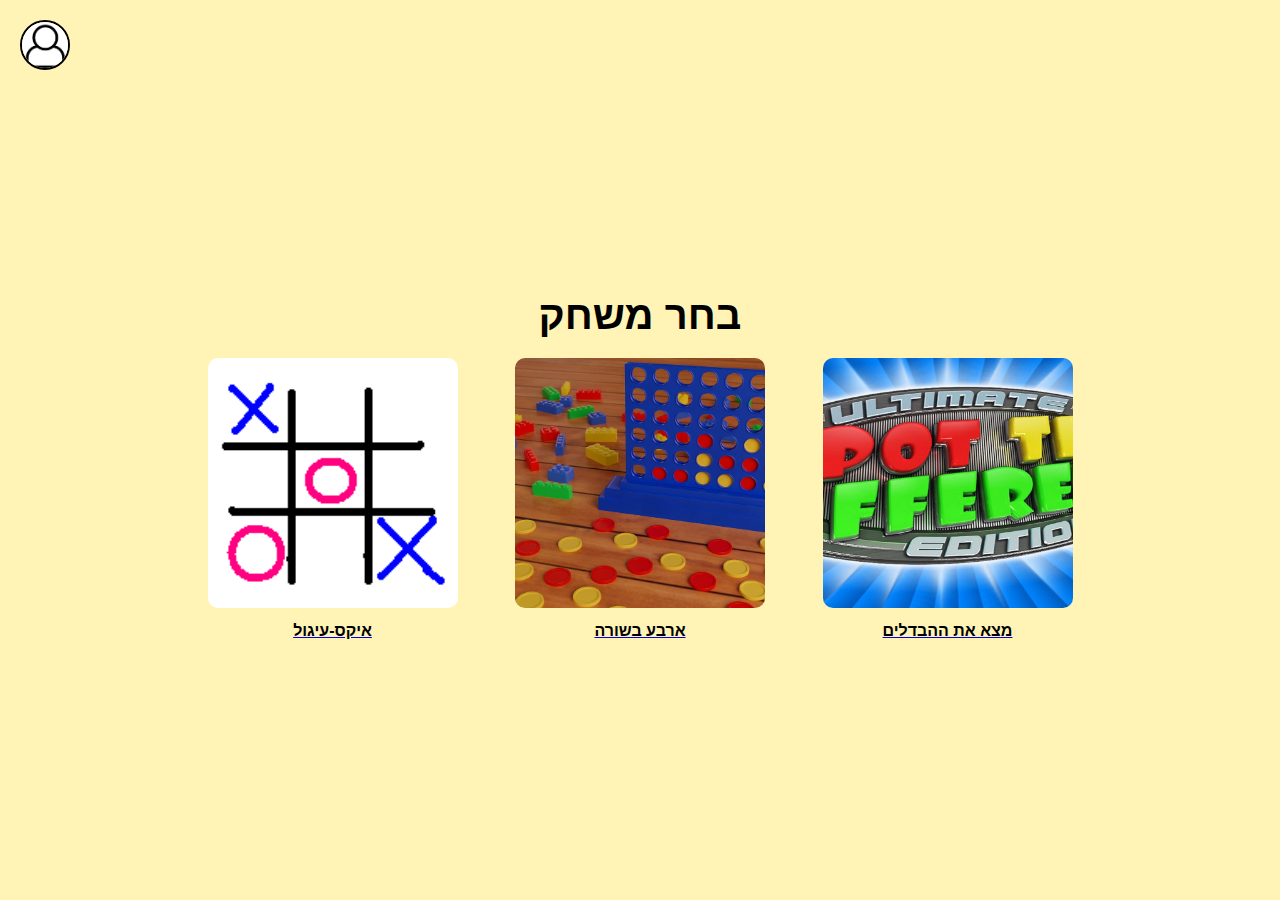
<file: index.html>
<!DOCTYPE html>
<html lang="he">
<head>
    <meta charset="UTF-8">
    <meta name="viewport" content="width=device-width, initial-scale=1.0">
    <title>דף הבית</title>
    <link rel="stylesheet" href="css/home.css">
</head>
<body>

    <div id="user-profile">
        <div id="result"></div>
    </div>
    <div class="profile">
        <button id="score">לנקודות שלי</button>
        <button id="log_out">להתנתקות</button>
    </div>

    <div class="container">
        <h1>בחר משחק</h1>
        <div class="buttons">
            <a href="web_being_built.html" class="image-button" id="mario" style="transform: scale(1); transition: transform 0.3s ease-in-out; box-shadow: none;">
                <img src="image/Tictactoe.png" alt="איקס-עיגול">
                <p>איקס-עיגול</p>
            </a>

            <a href="web_being_built.html" class="image-button" id="tictactoe" style="transform: scale(1); transition: transform 0.3s ease-in-out; box-shadow: none;">
                <img src="image/connect-4.jpg" alt="ארבע בשורה">
                <p>ארבע בשורה</p>
            </a>

            <a href="menu.html" class="image-button">
                <img src="image/spotthedifference.jpg" alt="מצא את ההבדלים">
                <p>מצא את ההבדלים</p>
            </a>
        </div>

        <div class="scoreDivProfile">
            <div id="userPointsProfile"></div>
        </div>
    </div>

    <script src="js/home.js"></script>
    <script src="js/sign_in.js"></script>
</body>
</html>
</file>
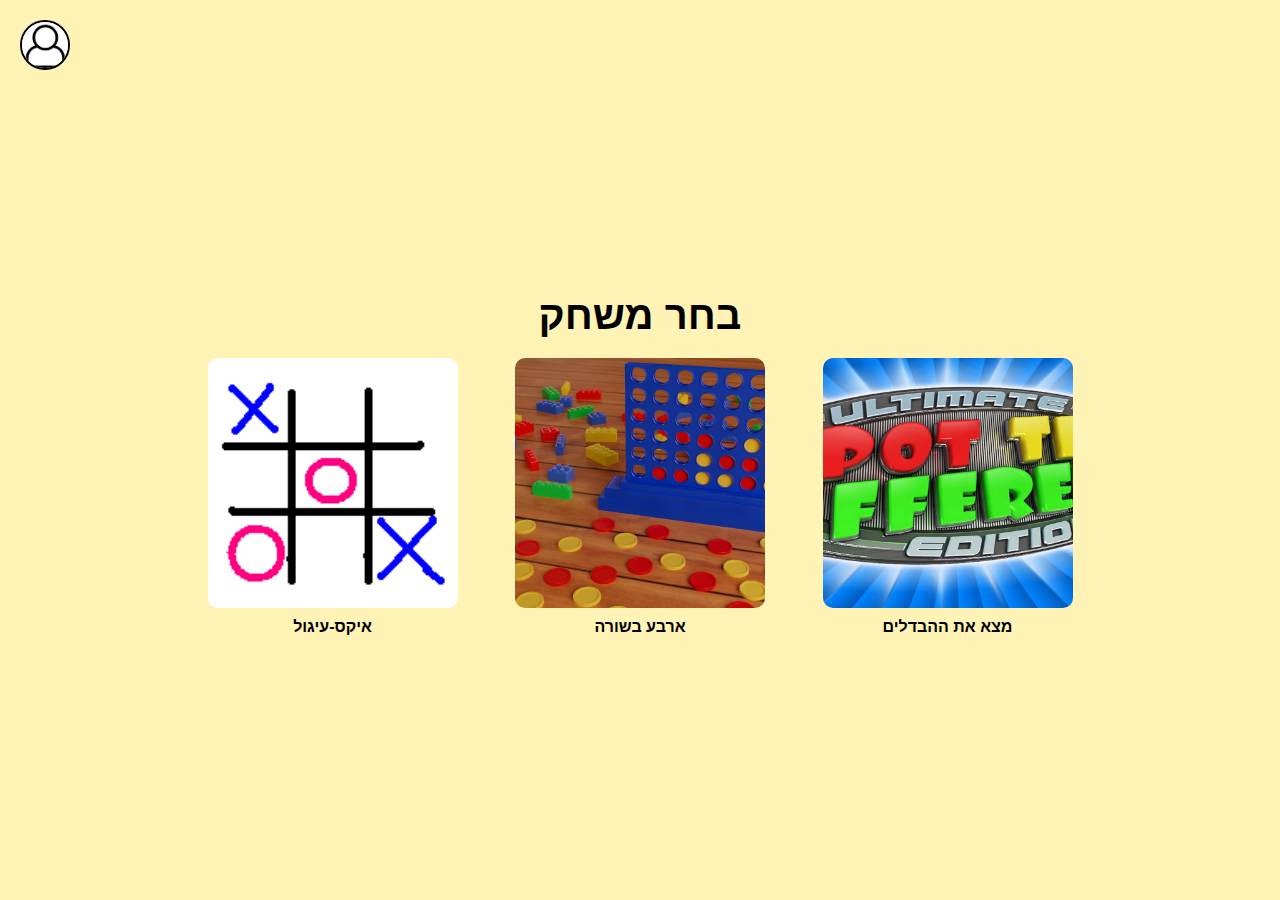
<file: spot the difference/index.html>
<head>
    <meta charset="UTF-8">
    <meta name="viewport" content="width=device-width, initial-scale=1.0">
    <title>דף הבית</title>
    <link rel="stylesheet" href="css/home.css">
</head>

<body>
    <div id="user-profile">
        <div id="result"></div>
    </div>
    <div class="profile">
        <button id="score">לנקודות שלי</button>
        <button id="log_out">להתנתקות</button>
    </div>

    <div class="container">
        <h1>בחר משחק</h1>
        <div class="buttons">
            <button class="image-button" id="mario">
                <img src="../image/Tictactoe.png" alt="איקס-עיגול">
                <p>איקס-עיגול</p>
            </button>

            <button class="image-button" id="tictactoe">
                <img src="../image/connect-4.jpg" alt="ארבע בשורה">
                <p>ארבע בשורה</p>
            </button>

            <button class="image-button" id="spotthedifference">
                <img src="../image/spotthedifference.jpg" alt="מתא את ההבדלים">
                <p>מצא את ההבדלים</p>
            </button>

        </div>
        <div class="scoreDivProfile">
            <div id="userPointsProfile"></div>
        </div>

        <script src="js/home.js"></script>
        <script src="js/sign_in.js"></script>
</body>


</html>
</file>
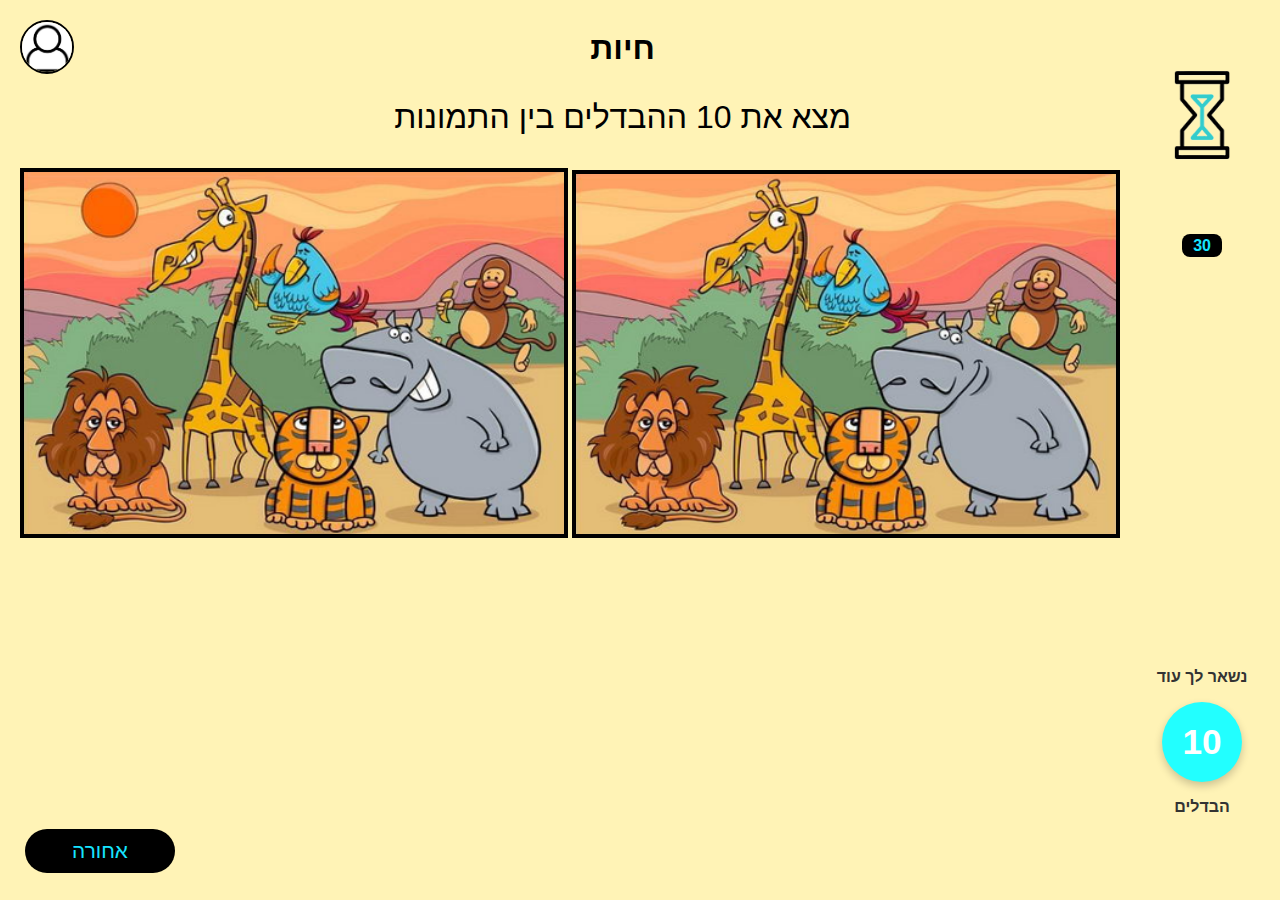
<file: animals.html>
<!DOCTYPE html>
<html lang="he">

<head>
    <meta charset="UTF-8">
    <meta name="viewport" content="width=device-width, initial-scale=1.0">
    <title>מצא את ההבדלים</title>
    <link rel="stylesheet" href="../css/game.css">
</head>

<body>
    <div id="user-profile">
        <div id="result"></div>
    </div>
    <div class="profile">
        <button id="score">לנקודות שלי</button>
        <button id="log_out">להתנתקות</button>
    </div>
    <div id="circle"> </div>
    <div class="game-container">
        <div class="title">
            <h2>חיות</h2>
            <p>מצא את 10 ההבדלים בין התמונות</p>
        </div>

        <div class="content">
            <div class="animals">
                <img src="../image/animals101.png" id="animals1">
                <img src="../image/animals102.png" id="animals2">
            </div>
        </div>
        <div class="timer">
            <img src="../image/hourglass.png" alt="שעון חול" id="hourglass-img">
            <span id="timer">30</span>
        </div>

        <div class="found" id="found-container">
            <p>נשאר לך עוד</p>
            <span id="found">10</span>
            <p>הבדלים </p>
        </div>
        <div class="footer">
            <button id="end-play-game">אחורה</button>
        </div>


        <div class="timeup">
            <audio id="alarmSound" src="../audio/alarm.mp3" preload="auto"></audio>
            <img src="../image/ono.png" id="emoji">
            <h2>TIME UP!</h2>
            <div class="buttons">
                <button class="home">לדף הבית</button>
                <button class="score">לנקודות שלי</button>
            </div>
        </div>

        <div class="youwin">
            <audio id="cheersound" src="../audio/clapping.wav" preload="auto"></audio>
            <img src="../image/clapping.png" id="cheer">
            <h2>YOU WON!</h2>
            <div class="buttons">
                <button class="home">לדף הבית</button>
                <button class="score">לנקודות שלי</button>
            </div>
        </div>
        <div class="scoreDiv">
            <div id="userPoints"></div>
        </div>
        <div class="scoreDivProfile">
            <div id="userPointsProfile"></div>
        </div>

        <script src="../js/game.js"></script>
        <script src="../js/sign_in.js"></script>
</body>

</html>
</file>
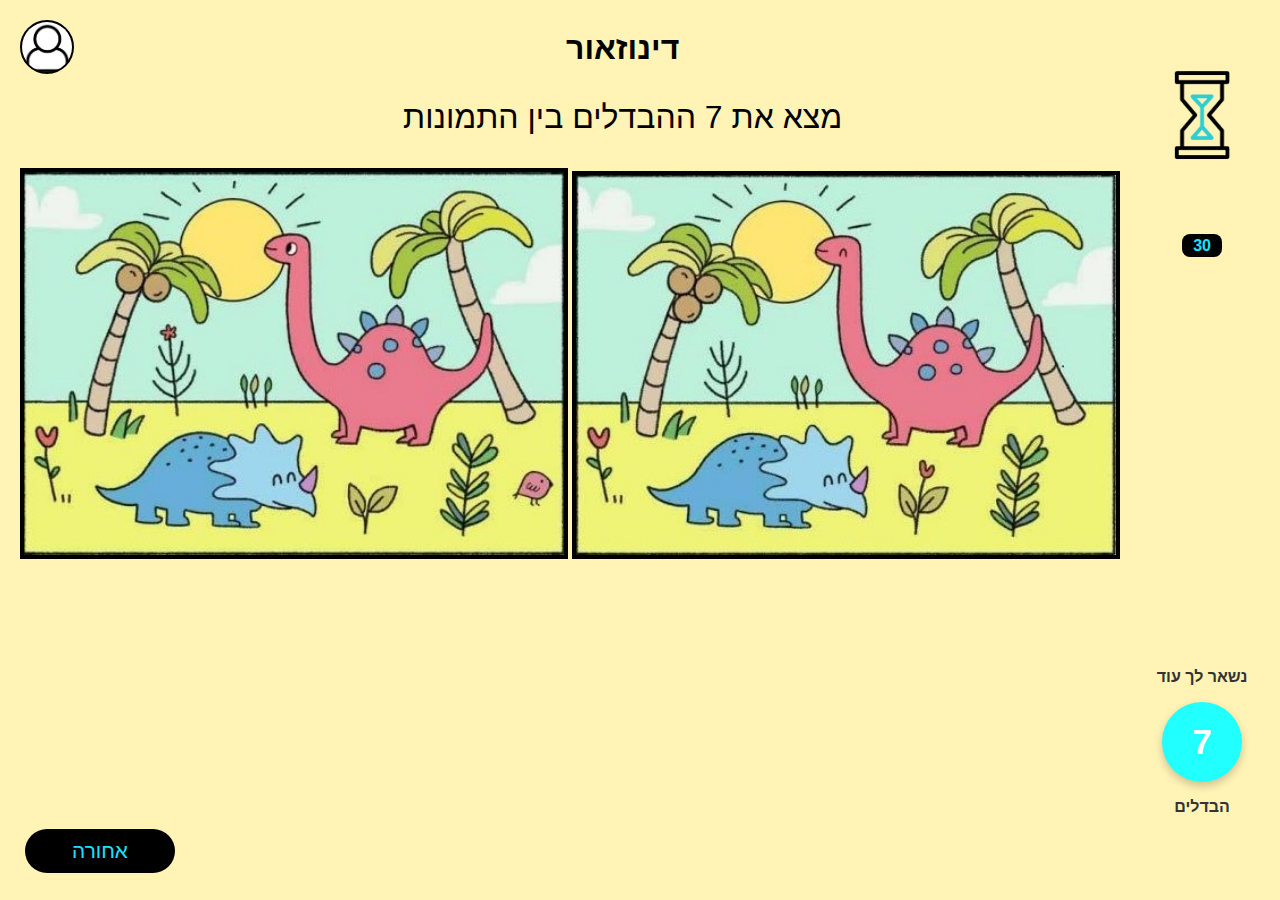
<file: dinosaur.html>
<!DOCTYPE html>
<html lang="he">

<head>
    <meta charset="UTF-8">
    <meta name="viewport" content="width=device-width, initial-scale=1.0">
    <title>מצא את ההבדלים</title>
    <link rel="stylesheet" href="../css/game.css">

</head>

<body>
    <div id="user-profile">
        <div id="result"></div>
    </div>
    <div class="profile">
        <button id="score">לנקודות שלי</button>
        <button id="log_out">להתנתקות</button>
    </div>
    <div id="circle"> </div>
    <div class="game-container">
        <div class="title">
            <h2>דינוזאור</h2>
            <p>מצא את 7 ההבדלים בין התמונות</p>
        </div>

        <div class="content">
            <div class="dinosaur">
                <img src="../image/dinosaur71.jpg" id="dinosaur1">
                <img src="../image/dinosaur72.jpg" id="dinosaur2">
            </div>
        </div>
        <div class="timer">
            <img src="../image/hourglass.png" alt="שעון חול" id="hourglass-img">
            <span id="timer">30</span>
        </div>

        <div class="found" id="found-container">
            <p>נשאר לך עוד</p>
            <span id="found">7</span>
            <p>הבדלים </p>
        </div>
        <div class="footer">
            <button id="end-play-game">אחורה</button>
        </div>


        <div class="timeup">
            <audio id="alarmSound" src="../audio/alarm.mp3" preload="auto"></audio>
            <img src="../image/ono.png" id="emoji">
            <h2>TIME UP!</h2>
            <div class="buttons">
                <button class="home">לדף הבית</button>
                <button class="score">לנקודות שלי</button>
            </div>
        </div>

        <div class="youwin">
            <audio id="cheersound" src="../audio/clapping.wav" preload="auto"></audio>
            <img src="../image/clapping.png" id="cheer">
            <h2>YOU WON!</h2>
            <div class="buttons">
                <button class="home">לדף הבית</button>
                <button class="score">לנקודות שלי</button>
            </div>
        </div>
        <div class="scoreDiv">
            <div id="userPoints"></div>
        </div>
        <div class="scoreDivProfile">
            <div id="userPointsProfile"></div>
        </div>

        <script src="../js/game.js"></script>
        <script src="../js/sign_in.js"></script>
</body>

</html>
</file>
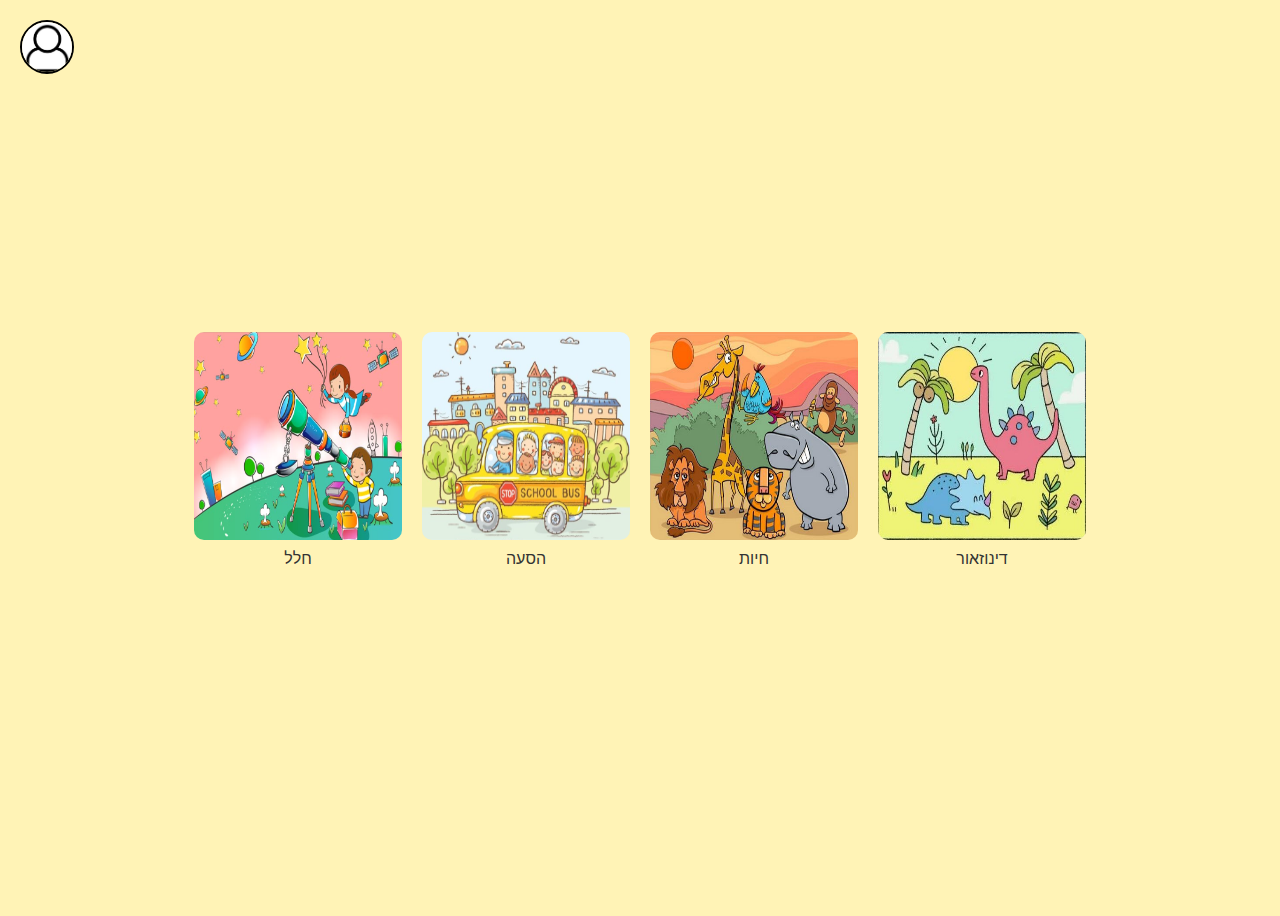
<file: menu.html>
<!DOCTYPE html>
<html lang="he">

<head>
    <meta charset="UTF-8">
    <meta name="viewport" content="width=device-width, initial-scale=1.0">
    <title>תפריט</title>
    <link rel="stylesheet" href="css/menu.css">
</head>

<body>
    <div id="user-profile">
        <div id="result"></div>
    </div>
    <div class="profile">
        <button id="score">לנקודות שלי</button>
        <button id="log_out">להתנתקות</button>
    </div>

    <div class="container">
        <div class="button">
            <img src="image/dinosaur71.jpg" alt="dinosaur" id='dinosaur'>
            <p>דינוזאור</p>
        </div>
        <div class="button">
            <img src="image/animals101.png" alt="animals" id='animals'>
            <p>חיות</p>
        </div>
        <div class="button">
            <img src="image/school_bus51.png" alt="school_bus" id='school_bus'>
            <p>הסעה</p>
        </div>
        <div class="button">
            <img src="image/space1.png" alt="space" id='space'>
            <p>חלל</p>
        </div>
    </div>

    <div class="scoreDivProfile">
        <div id="userPointsProfile"></div>
    </div>
    <script src="js/menu.js"></script>
    <script src="js/sign_in.js"></script>
</body>

</html>
</file>
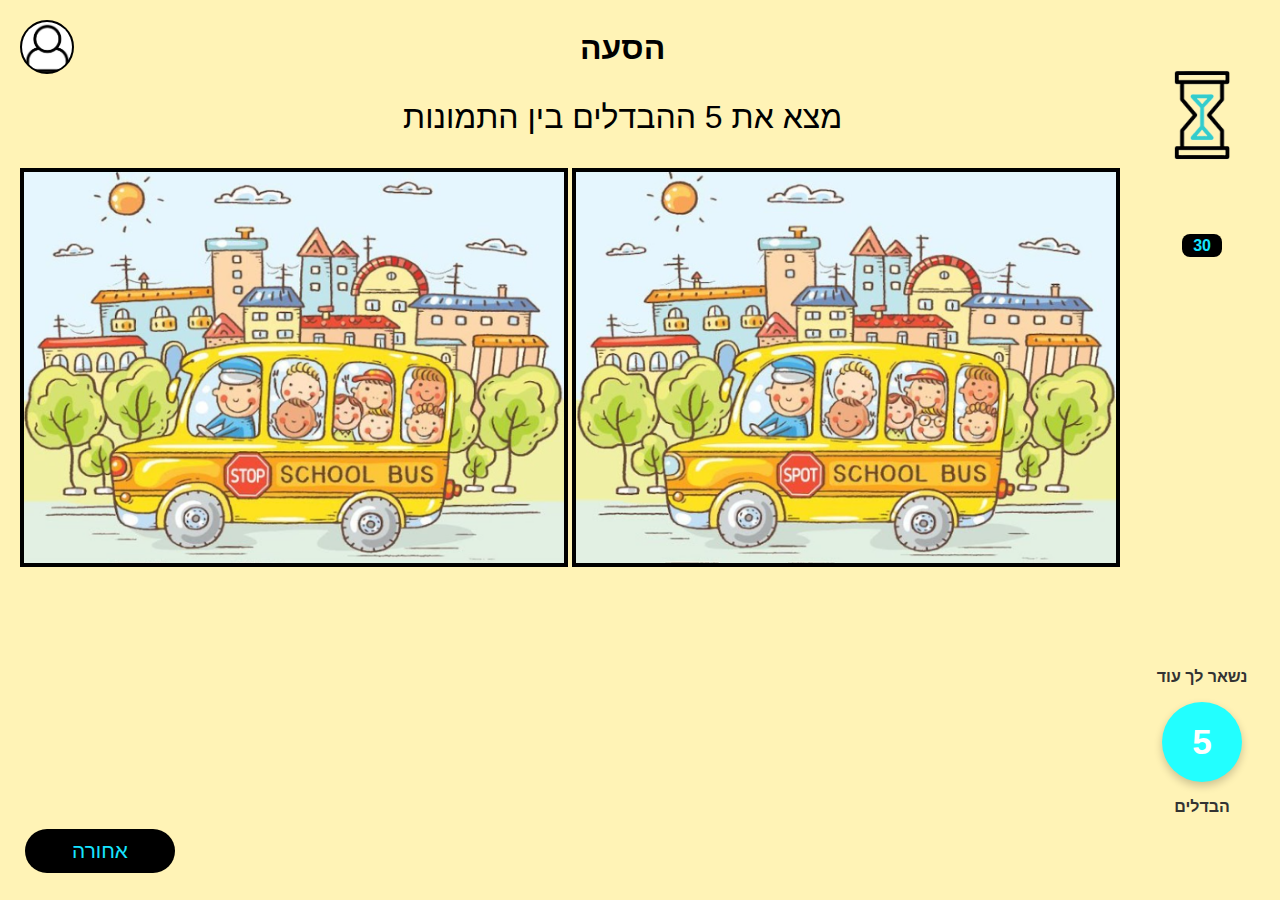
<file: school_bus.html>
<!DOCTYPE html>
<html lang="he">

<head>
    <meta charset="UTF-8">
    <meta name="viewport" content="width=device-width, initial-scale=1.0">
    <title>מצא את ההבדלים</title>
    <link rel="stylesheet" href="../css/game.css">

</head>

<body>
    <div id="user-profile">
        <div id="result"></div>
    </div>
    <div class="profile">
        <button id="score">לנקודות שלי</button>
        <button id="log_out">להתנתקות</button>
    </div>
    <div id="circle"> </div>
    <div class="game-container">
        <div class="title">
            <h2>הסעה</h2>
            <p>מצא את 5 ההבדלים בין התמונות</p>
        </div>
        <div class="content">
            <div class="school_bus">
                <img src="../image/school_bus51.png" id="school_bus1">
                <img src="../image/school_bus52.png" id="school_bus2">
            </div>
        </div>
        <div class="timer">
            <img src="../image/hourglass.png" alt="שעון חול" id="hourglass-img">
            <span id="timer">30</span>
        </div>
        <div class="found" id="found-container">
            <p>נשאר לך עוד</p>
            <span id="found">5</span>
            <p>הבדלים </p>
        </div>
        <div class="footer">
            <button id="end-play-game">אחורה</button>
        </div>
    
    <div class="timeup">
        <audio id="alarmSound" src="../audio/alarm.mp3" preload="auto"></audio>
        <img src="../image/ono.png" id="emoji">
        <h2>TIME UP!</h2>
        <div class="buttons">
            <button class="home">לדף הבית</button>
            <button class="score">לנקודות שלי</button>
        </div>
    </div>

    <div class="youwin">
        <audio id="cheersound" src="../audio/clapping.wav" preload="auto"></audio>
        <img src="../image/clapping.png" id="cheer">
        <h2>YOU WON!</h2>
        <div class="buttons">
            <button class="home">לדף הבית</button>
            <button class="score">לנקודות שלי</button>
        </div>

    </div>
    <div class="scoreDiv">
        <div id="userPoints"></div>
    </div>
    <div class="scoreDivProfile">
        <div id="userPointsProfile"></div>
    </div>
    <script src="../js/game.js"></script>
    <script src="../js/sign_in.js"></script>
</body>

</html>
</file>
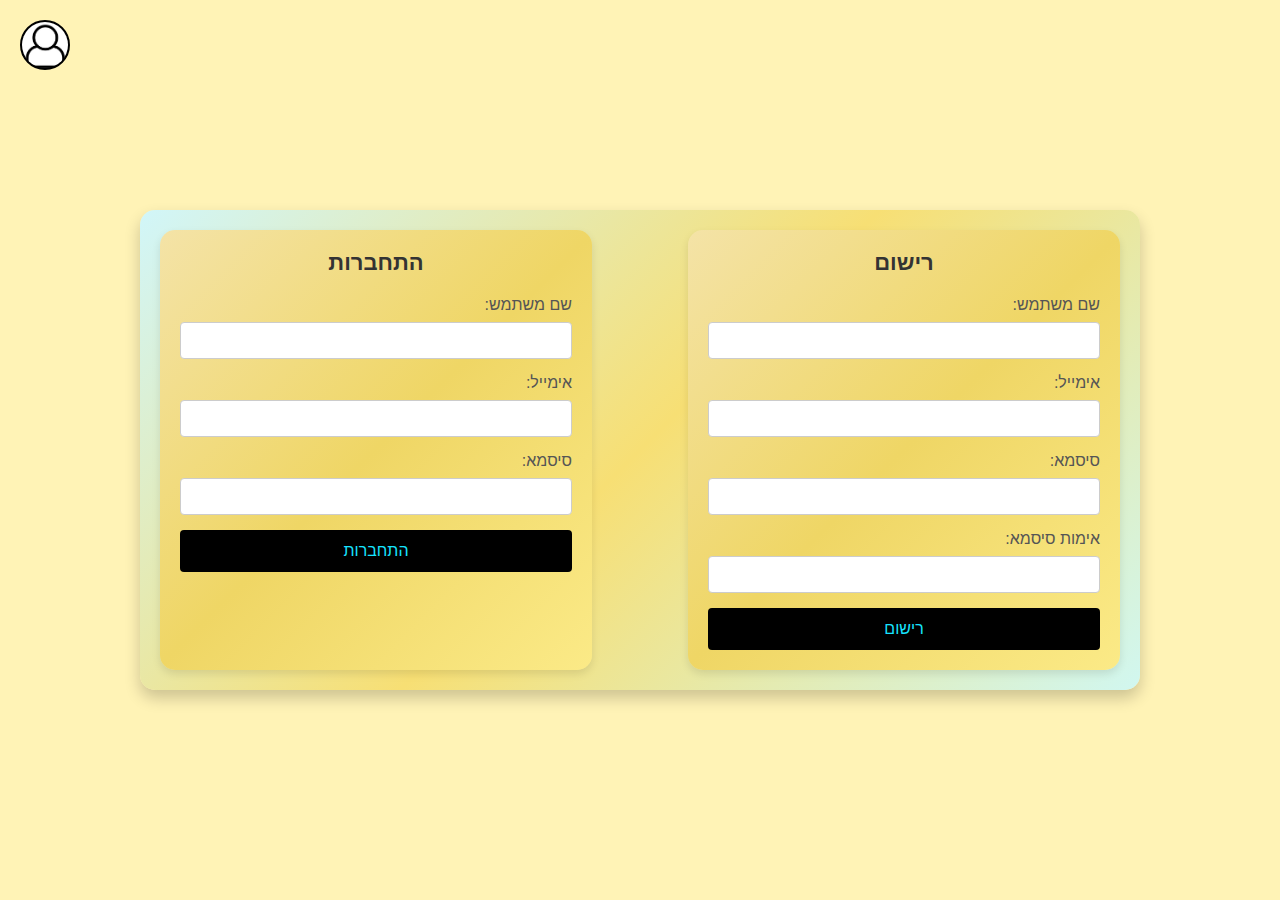
<file: sign_in.html>
<!DOCTYPE html>
<html lang="he">

<head>
    <meta charset="UTF-8">
    <meta name="viewport" content="width=device-width, initial-scale=1.0">
    <title>רישום והתחברות</title>
    <link rel="stylesheet" href="css/sign_in.css">
</head>

<body>
    <div id="user-profile">
        <div id="result"></div>
    </div>
    <div class="profile">
        <button id="score">לנקודות שלי</button>
        <button id="log_out">להתנתקות</button>
    </div>
    <div class="scoreDivProfile">
        <div id="userPointsProfile"></div>
    </div>

    <div class="container">
        <div class="form-container">
            <h2>רישום</h2>
            <form id="signinForm">
                <label for="username">שם משתמש:</label>
                <input type="text" id="username" name="username" required>
                <label for="email">אימייל:</label>
                <input type="email" id="email" name="Email" required>
                <label for="password">סיסמא:</label>
                <input type="password" id="password" name="password" required>
                <label for="PasswordConformation">אימות סיסמא:</label>
                <input type="password" id="passwordConformation" name="PasswordConformation" required>
                <button type="submit">רישום</button>
            </form>
        </div>
        <div class="form-container">
            <h2>התחברות</h2>
            <form id="loginForm">
                <label for="loginUsername">שם משתמש:</label>
                <input type="text" id="loginUsername" name="loginUsername" required>
                <label for="loginEmail">אימייל:</label>
                <input type="email" id="loginEmail" name="loginEmail" required>
                <label for="loginPassword">סיסמא:</label>
                <input type="password" id="loginPassword" name="loginPassword" required>
                <button type="submit">התחברות</button>
            </form>
        </div>
    </div>

    <script src="js/sign_in.js"></script>
</body>

</html>
</file>
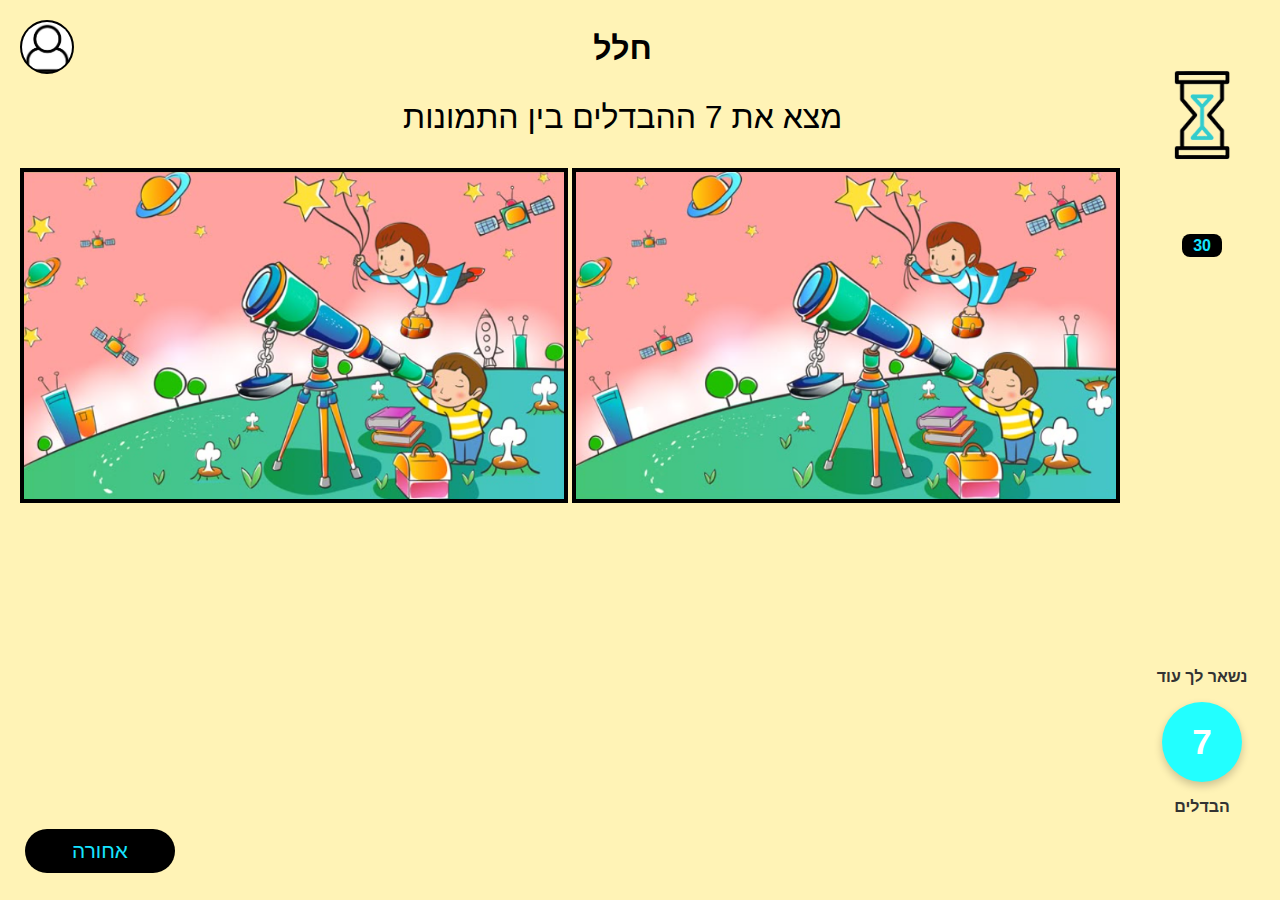
<file: space.html>
<!DOCTYPE html>
<html lang="he">

<head>
    <meta charset="UTF-8">
    <meta name="viewport" content="width=device-width, initial-scale=1.0">
    <title>מצא את ההבדלים - חלל</title>
    <link rel="stylesheet" href="css/game.css">
</head>

<body>
    <div id="user-profile">
        <div id="result"></div>
    </div>
    <div class="profile">
        <button id="score">לנקודות שלי</button>
        <button id="log_out">להתנתקות</button>
    </div>
    <div id="circle"> </div>
    <div class="game-container">
        <div class="title">
            <h2>חלל</h2>
            <p>מצא את 7 ההבדלים בין התמונות</p>
        </div>
        <div class="content">
            <div class="space">
                <img src="image/space1.png" id="space1">
                <img src="image/space2.png" id="space2">
            </div>
        </div>
        <div class="timer">
            <img src="image/hourglass.png" alt="שעון חול" id="hourglass-img">
            <span id="timer">30</span>
        </div>
        <div class="found" id="found-container">
            <p>נשאר לך עוד</p>
            <span id="found">7</span>
            <p>הבדלים</p>
        </div>
        <div class="footer">
            <button id="end-play-game">אחורה</button>
        </div>

        <div class="timeup">
            <audio id="alarmSound" src="audio/alarm.mp3" preload="auto"></audio>
            <img src="image/ono.png" id="emoji">
            <h2>TIME UP!</h2>
            <div class="buttons">
                <button class="home">לדף הבית</button>
                <button class="score">לנקודות שלי</button>
            </div>
        </div>

        <div class="youwin">
            <audio id="cheersound" src="audio/clapping.wav" preload="auto"></audio>
            <img src="image/clapping.png" id="cheer">
            <h2>YOU WON!</h2>
            <div class="buttons">
                <button class="home">לדף הבית</button>
                <button class="score">לנקודות שלי</button>
            </div>
        </div>

        <div class="scoreDiv">
            <div id="userPoints"></div>
        </div>
        <div class="scoreDivProfile">
            <div id="userPointsProfile"></div>
        </div>

        <script src="js/game.js"></script>
        <script src="js/sign_in.js"></script>
</body>

</html>
</file>
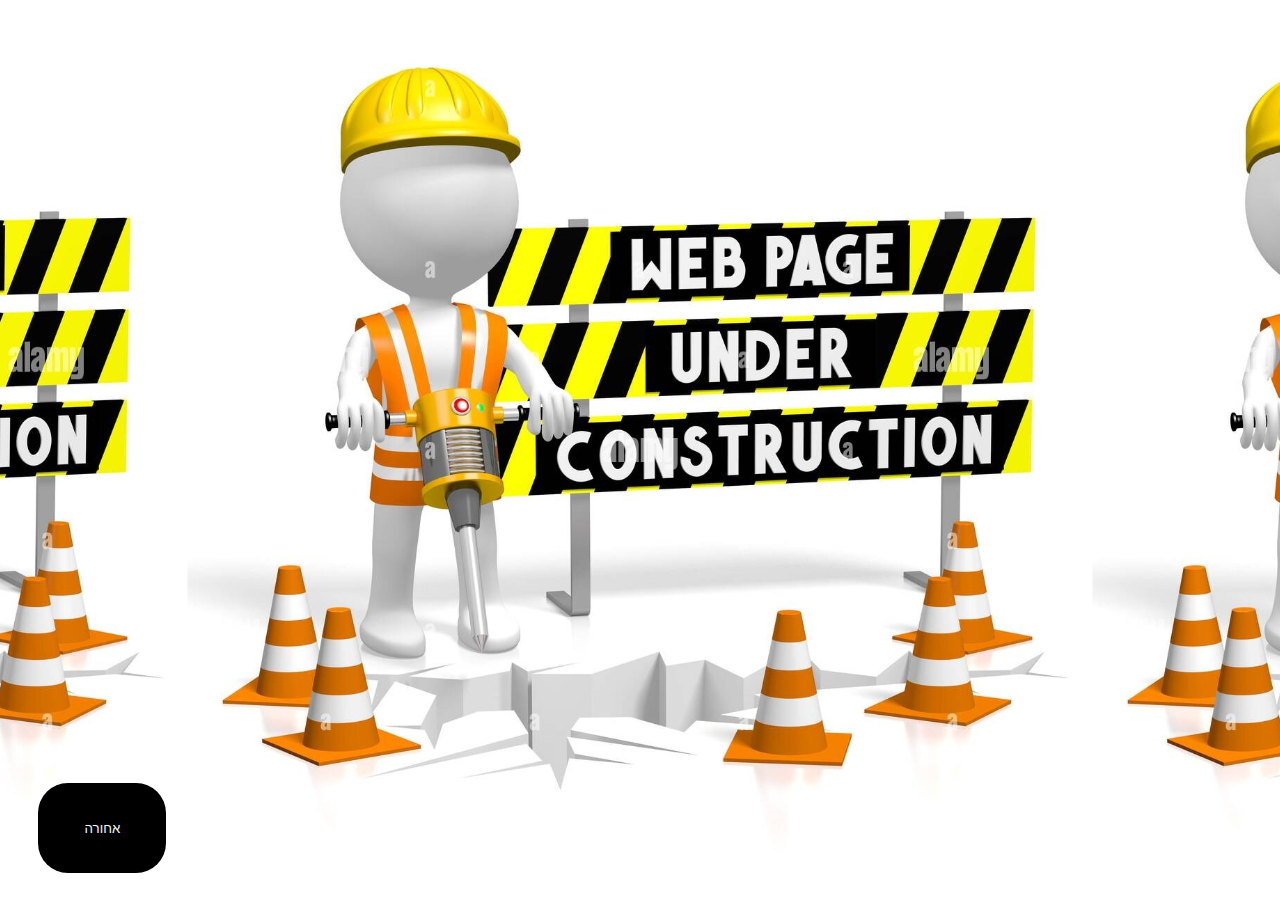
<file: web_being_built.html>
<!DOCTYPE html>
<html lang="en">

<head>
    <meta charset="UTF-8">
    <meta name="viewport" content="width=device-width, initial-scale=1.0">
    <title>being built</title>
    <link rel="stylesheet" href="../css/web_being_built.css">
</head>

<body>
    <button id="back">
        <p>אחורה</p>
    </button>
    <script src="../js/web_being_built.js"></script>
</body>

</html>
</file>
<file: css/game.css>
html,
body {
    height: 100%;
    margin: 0;
    font-family: 'Lucida Sans', 'Lucida Sans Regular', 'Lucida Grande', 'Lucida Sans Unicode', Geneva, Verdana, sans-serif;
    background-color: #fff3b6;
    overflow: hidden;
}

.game-container {
    display: grid;
    grid-template-areas:
        "profile title timer"
        "content content timer"
        "content content found"
        "footer footer footer";
    grid-template-columns: 0.7fr 9fr 1fr;
    grid-template-rows: 0.5fr 4fr 0.5fr 0.5fr;
    height: 100%;
    padding: 20px;
    box-sizing: border-box;
}

#found:hover:hover {
    background-color: #ff6699;

}

.game-container>div.timer {
    grid-area: timer;
    display: flex;
   

}

#hourglass-img {
    width: 8rem;
    max-width: 20rem;
    height: auto;
    position: absolute;
    top: 5%;
    animation: rotate 3s linear 10;
}

@keyframes rotate {
    from {
        transform: rotate(0deg);
    }

    to {
        transform: rotate(360deg);
    }
}

.game-container>div.footer {
    grid-area: footer;
    display: flex;
    justify-content: left;
    align-items: center;
}

#end-play-game {
    padding: 10px 10px;
    font-size: 1.3rem;
    background: black;
    color: rgb(22, 228, 255);
    border-radius: 120px;
    text-align: center;
    cursor: pointer;
    transition: background 0.3s;
}

#end-play-game:hover {
    background: #555;
}

img {
    width: 48%;
    height: auto;
}

.game-container>div.title {
    grid-area: title;
    text-align: center;
    font-family: 'Comic Sans MS', cursive, sans-serif;
    color: black;
    font-size: 2rem;
}

.game-container>div.content {
    grid-area: content;
}

#timer {
    position: absolute;
    top: 35%;
    background-color: black;
    color: rgb(22, 228, 255);
    padding: 2% 2%;
    font-size: 1rem;
    font-weight: bold;
    border-radius: 8px;
    width: 30%;
    max-width: 150px;
    text-align: center;
}

.timer {
    grid-area: timer;
    display: flex;
    justify-content: center;
    align-items: center;
    flex-direction: column;
    position: relative;
}

#user-profile {
    position: absolute;
    top: 10px;
    left: 10px;
    width: 40px;
    height: 40px;
    border-radius: 50%;
    overflow: hidden;
    border: 2px solid #fff;
    background-color: #ccc;
    display: flex;
    justify-content: center;
    align-items: center;
}

#profile-image {
    width: 100%;
    height: 100%;
    object-fit: cover;
}

#space1,
#space2,
#dinosaur1,
#dinosaur2,
#animals1,
#animals2,
#school_bus1,
#school_bus2,
#cat1,
#cat2 {
    border: 4px solid black;
}

.timeup,
.youwin {
    position: absolute;
    top: 20%;
    left: 20%;
    right: 20%;
    bottom: 20%;
    display: none;
    flex-direction: column;
    justify-content: center;
    align-items: center;
    background-color: antiquewhite;
    z-index: 1000;
    text-align: center;
    padding: 20px;
    border-radius: 10px;
    box-shadow: 0 4px 8px rgba(0, 0, 0, 0.1);
}

#emoji,
#cheer {
    width: 20%;
    height: 40%;
    margin-bottom: 10px;
    animation: swing 1s ease-in-out infinite;
}

h2 {
    font-size: 2rem;
    color: black;
    margin-top: 10px;
}

.buttons {
    margin-top: 20px;
    display: flex;
    flex-direction: column;
    align-items: center;
}

button {
    padding: 10px 20px;
    margin: 5px;
    font-size: 1.2rem;
    background-color: black;
    color: rgb(22, 228, 255);
    border: none;
    border-radius: 5px;
    cursor: pointer;
    width: 150px;
    transition: background 0.3s;
}

button:hover {
    background-color: #333;
}

@keyframes swing {
    0% {
        transform: rotate(-10deg);
    }

    50% {
        transform: rotate(10deg);
    }

    100% {
        transform: rotate(-10deg);
    }
}

#found {
    background-color: #22ffff;
    color: #fff;
    font-size: 2.2rem;
    font-weight: bold;
    padding: 15px;
    width: 50px;
    height: 50px;
    text-align: center;
    justify-content: center;
    align-items: center;
    box-shadow: 0 4px 8px rgba(0, 0, 0, 0.2);
    /* צל קל */
    margin-top: 10px;
    border-radius: 50%;
    /* צורת עיגול */
    display: flex;
}

#found-container {
    grid-area: found;
    display: flex;
    flex-direction: column;
    align-items: center;
    justify-content: center;
    text-align: center;
    margin-top: 20px;
}

#found-container p {
    font-size: 1rem;
    font-weight: bold;
    color: #333;
    /* צבע טקסט כהה */
    margin-bottom: 6px;
    font-weight: bold;
}

#user-profile {
    position: absolute;
    top: 20px;
    left: 20px;
    width: 50px;
    height: 50px;
    border-radius: 50%;
    overflow: hidden;
    border: 2px solid #000000;
    background-color: black;
    display: flex;
    justify-content: center;
    align-items: center;
    cursor: pointer;
}

#result {
    width: 100%;
    height: 100%;
    display: flex;
    justify-content: center;
    align-items: center;
    font-size: 24px;
    font-weight: bold;
    color: rgb(22, 228, 255);
}

.profile {
    display: none;
    background-color: #fff9e6;
    color: #000000;
    text-align: center;
    position: absolute;
    z-index: 1000;
    top: 80px; /* מתחת ל-#user-profile */
    left: 20px;
    width: 150px; /* יותר צר */
    border-radius: 4px;
    box-shadow: 0 4px 8px rgba(0, 0, 0, 0.1);
    flex-direction: column;
    justify-content: space-between;
    align-items: center;
    animation: fadeIn 1s ease-in-out; /* אנימציה */
}

@keyframes fadeIn {
    from { opacity: 0; transform: translateY(-10px); }
    to { opacity: 1; transform: translateY(0); }
}

.profile button {
    margin: 5px 0;
    padding: 10px;
    border: none;
    border-radius: 0;
    cursor: pointer;
    background-color: #0c0c0c; /* אפור */
    color: #40e0d0; /* טורקיז */
    font-weight: bold;
    width: 100%;
    transition: background-color 0.3s, transform 0.3s;
    font-family: 'Arial Black', Gadget, sans-serif; /* כתב בולט ומעניין */
}

.profile button:hover {
    background-color: #40e0d0;
    color: #030303;
    font-weight: bold;
    transform: scale(1.1);
}

.scoreDiv {
    position: absolute;
    top: 20%;
    left: 20%;
    right: 20%;
    bottom: 20%;
    display: none;
    flex-direction: column;
    justify-content: center;
    align-items: center;
    z-index: 1001;
    padding: 20px;
    border-radius: 10px;
    background: linear-gradient(45deg, #ffcc33, #ff6699, #33ccff, #66ff66);
    animation: gradient 10s ease infinite;
    background-size: 400% 400%;
    text-align: center;
    box-shadow: 0 8px 16px rgba(0, 0, 0, 0.3);
    animation: fadeIn 2s ease;
}

@keyframes gradient {
    0% {
        background-position: 0% 50%;
    }

    50% {
        background-position: 100% 50%;
    }

    100% {
        background-position: 0% 50%;
    }
}

@keyframes fadeIn {
    from {
        opacity: 0;
    }

    to {
        opacity: 1;
    }
}

.scoreDiv #userPoints {
    font-size: 2rem;
    font-weight: bold;
    color: white;
    text-shadow: 2px 2px #333;
    transition: color 0.3s ease;
}

.scoreDiv #userPoints:hover {
    color: #ffcc33;
    transform: scale(1.1);
    transition: transform 0.3s ease;
}

.scoreDiv button {
    margin-top: 20px;
    padding: 10px 20px;
    background-color: #4CAF50;
    color: white;
    border: none;
    border-radius: 8px;
    font-size: 1.2rem;
    cursor: pointer;
    transition: background-color 0.3s ease, transform 0.3s ease;
}

.scoreDiv button:hover {
    background-color: #45a049;
    transform: scale(1.1);
}

.scoreDivProfile {
    position: absolute;
    top: 20%;
    left: 20%;
    right: 20%;
    bottom: 20%;
    display: none;
    flex-direction: column;
    justify-content: center;
    align-items: center;
    z-index: 1001;
    padding: 20px;
    border-radius: 10px;
    background: linear-gradient(45deg, #ffcc33, #ff6699, #33ccff, #66ff66);
    animation: gradient 10s ease infinite;
    background-size: 400% 400%;
    text-align: center;
    box-shadow: 0 8px 16px rgba(0, 0, 0, 0.3);
    animation: fadeIn 2s ease
}

@keyframes gradient {
    0% {
        background-position: 0% 50%;
    }

    50% {
        background-position: 100% 50%;
    }

    100% {
        background-position: 0% 50%;
    }
}

@keyframes fadeIn {
    from {
        opacity: 0;
    }

    to {
        opacity: 1;
    }
}

.scoreDivProfile #userPointsProfile {
    font-size: 2rem;
    font-weight: bold;
    color: white;
    text-shadow: 2px 2px #333;
    transition: color 0.3s ease;
}

.scoreDivProfile #userPointsProfile:hover {
    color: #ffcc33;
    transform: scale(1.1);
    transition: transform 0.3s ease;
}

.scoreDivProfile button {
    margin-top: 20px;
    padding: 10px 20px;
    background-color: #4CAF50;
    color: white;
    border: none;
    border-radius: 8px;
    font-size: 1.2rem;
    cursor: pointer;
    transition: background-color 0.3s ease, transform 0.3s ease;
}

.scoreDivProfile button:hover {
    background-color: #45a049;
    transform: scale(1.1);
}
</file>
<file: css/menu.css>
body {
    font-family: 'Lucida Sans', 'Lucida Sans Regular', 'Lucida Grande', 'Lucida Sans Unicode', Geneva, Verdana, sans-serif;
    display: flex;
    justify-content: center;
    align-items: center;
    height: 100vh;
    background-color: #fff3b6;
    direction: rtl;
}

.container {
    display: flex;
    gap: 20px;
}

.button {
    display: flex;
    flex-direction: column;
    align-items: center;
    text-align: center;
    cursor: pointer;
}

.button img {
    width: 13rem;
    height: 13rem;
    border-radius: 10px;
    transition: transform 0.3s;
}

.button img:hover {
    transform: scale(1.1);
}

.button p {
    margin-top: 10px;
    font-size: 16px;
    color: #333;
}

#user-profile {
    position: absolute;
    top: 20px;
    left: 20px;
    width: 50px;
    height: 50px;
    border-radius: 50%;
    overflow: hidden;
    border: 2px solid #000000;
    background-color: black;
    display: flex;
    justify-content: center;
    align-items: center;
    cursor: pointer;
}

#result {
    width: 100%;
    height: 100%;
    display: flex;
    justify-content: center;
    align-items: center;
    font-size: 24px;
    font-weight: bold;
    color: rgb(22, 228, 255);
}

.profile {
    display: none;
    background-color: #fff9e6;
    color: #000000;
    text-align: center;
    position: absolute;
    z-index: 1000;
    top: 80px; /* מתחת ל-#user-profile */
    left: 20px;
    width: 150px; /* יותר צר */
    border-radius: 4px;
    box-shadow: 0 4px 8px rgba(0, 0, 0, 0.1);
    flex-direction: column;
    justify-content: space-between;
    align-items: center;
    animation: fadeIn 1s ease-in-out; /* אנימציה */
}

@keyframes fadeIn {
    from { opacity: 0; transform: translateY(-10px); }
    to { opacity: 1; transform: translateY(0); }
}

.profile button {
    margin: 5px 0;
    padding: 10px;
    border: none;
    border-radius: 0;
    cursor: pointer;
    background-color: #0c0c0c; /* אפור */
    color: #40e0d0; /* טורקיז */
    font-weight: bold;
    width: 100%;
    transition: background-color 0.3s, transform 0.3s;
    font-family: 'Arial Black', Gadget, sans-serif; /* כתב בולט ומעניין */
}

.profile button:hover {
    background-color: #40e0d0;
    color: #030303;
    font-weight: bold;
    transform: scale(1.1);
}

.scoreDivProfile {
    position: absolute;
    top: 20%;
    left: 20%;
    right: 20%;
    bottom: 20%;
    display: none;
    flex-direction: column;
    justify-content: center;
    align-items: center;
    z-index: 1001;
    padding: 20px;
    border-radius: 10px;
    background: linear-gradient(45deg, #ffcc33, #ff6699, #33ccff, #66ff66);
    animation: gradient 10s ease infinite;
    background-size: 400% 400%;
    text-align: center;
    box-shadow: 0 8px 16px rgba(0, 0, 0, 0.3);
    animation: fadeIn 2s ease
}

@keyframes gradient {
    0% {
        background-position: 0% 50%;
    }

    50% {
        background-position: 100% 50%;
    }

    100% {
        background-position: 0% 50%;
    }
}

@keyframes fadeIn {
    from {
        opacity: 0;
    }

    to {
        opacity: 1;
    }
}

.scoreDivProfile #userPointsProfile {
    font-size: 2rem;
    font-weight: bold;
    color: white;
    text-shadow: 2px 2px #333;
    transition: color 0.3s ease;
}

.scoreDivProfile #userPointsProfile:hover {
    color: #ffcc33;
    transform: scale(1.1);
    transition: transform 0.3s ease;
}

.scoreDivProfile button {
    margin-top: 20px;
    padding: 10px 20px;
    background-color: #4CAF50;
    color: white;
    border: none;
    border-radius: 8px;
    font-size: 1.2rem;
    cursor: pointer;
    transition: background-color 0.3s ease, transform 0.3s ease;
}

.scoreDivProfile button:hover {
    background-color: #45a049;
    transform: scale(1.1);
}
</file>
<file: css/sign_in.css>
* {
    margin: 0;
    padding: 0;
    box-sizing: border-box;
}

body {
    font-family: 'Lucida Sans', 'Lucida Sans Regular', 'Lucida Grande', 'Lucida Sans Unicode', Geneva, Verdana, sans-serif;
    background-color: #fff3b6;
    display: flex;
    justify-content: center;
    align-items: center;
    height: 100vh;
    direction: rtl;
}

.container {
    display: flex;
    justify-content: space-between;
    gap: 30px;
    max-width: 1000px;
    width: 100%;
    padding: 20px;
    background: linear-gradient(135deg,#d1f6f9, #f7df74, #d1f7f0);
    border-radius: 15px;
    box-shadow: 0 8px 16px rgba(0, 0, 0, 0.2);
    animation: fadeIn 2s ease;
}

@keyframes fadeIn {
    from { opacity: 0; }
    to { opacity: 1; }
}

.form-container {
    background-color: rgba(244, 247, 189, 0.1);
    background: linear-gradient(135deg, #f4e3a7, #efd665, #fbea87);
    padding: 20px;
    border-radius: 15px;
    box-shadow: 0 4px 8px rgba(0, 0, 0, 0.1);
    width: 45%;
}

h2 {
    text-align: center;
    font-size: 22px;
    color: #333;
    margin-bottom: 20px;
}

label {
    display: block;
    margin-bottom: 8px;
    color: #555;
}

input {
    width: 100%;
    padding: 10px;
    margin-bottom: 15px;
    border: 1px solid #ccc;
    border-radius: 4px;
}

button {
    width: 100%;
    padding: 12px;
    background-color: black;
    color: rgb(22, 228, 255);
    border: none;
    border-radius: 4px;
    font-size: 16px;
    cursor: pointer;
    transition: background-color 0.3s ease;
}

button:hover {
    background-color: #282928;
}

@media (max-width: 768px) {
    .container {
        flex-direction: column;
        gap: 20px;
    }

    .form-container {
        width: 100%;
    }
}

#user-profile {
    position: absolute;
    top: 20px;
    left: 20px;
    width: 50px;
    height: 50px;
    border-radius: 50%;
    overflow: hidden;
    border: 2px solid #000000;
    background-color: black;
    display: flex;
    justify-content: center;
    align-items: center;
    cursor: pointer;
}

#result {
    width: 100%;
    height: 100%;
    display: flex;
    justify-content: center;
    align-items: center;
    font-size: 24px;
    font-weight: bold;
    color: rgb(22, 228, 255);
}

.profile {
    display: none;
    background-color: #fff9e6;
    color: #000000;
    text-align: center;
    position: absolute;
    z-index: 1000;
    top: 80px; /* מתחת ל-#user-profile */
    left: 20px;
    width: 150px; /* יותר צר */
    border-radius: 4px;
    box-shadow: 0 4px 8px rgba(0, 0, 0, 0.1);
    flex-direction: column;
    justify-content: space-between;
    align-items: center;
    animation: fadeIn 1s ease-in-out; /* אנימציה */
}

@keyframes fadeIn {
    from { opacity: 0; transform: translateY(-10px); }
    to { opacity: 1; transform: translateY(0); }
}

.profile button {
    margin: 5px 0;
    padding: 10px;
    border: none;
    border-radius: 0;
    cursor: pointer;
    background-color: #0c0c0c; /* אפור */
    color: #40e0d0; /* טורקיז */
    font-weight: bold;
    width: 100%;
    transition: background-color 0.3s, transform 0.3s;
    font-family: 'Arial Black', Gadget, sans-serif; /* כתב בולט ומעניין */
}

.profile button:hover {
    background-color: #40e0d0;
    color: #030303;
    font-weight: bold;
    transform: scale(1.1);
}
.scoreDivProfile {
    position: absolute;
    top: 20%;
    left: 20%;
    right: 20%;
    bottom: 20%;
    display: none; 
    flex-direction: column; 
    justify-content: center; 
    align-items: center; 
    z-index: 1001; 
    padding: 20px;
    border-radius: 10px;
    background: linear-gradient(45deg, #ffcc33, #ff6699, #33ccff, #66ff66);
    animation: gradient 10s ease infinite;
    background-size: 400% 400%;
    text-align: center;
    box-shadow: 0 8px 16px rgba(0, 0, 0, 0.3);
    animation: fadeIn 2s ease
}

@keyframes gradient {
    0% { background-position: 0% 50%; }
    50% { background-position: 100% 50%; }
    100% { background-position: 0% 50%; }
}

@keyframes fadeIn {
    from { opacity: 0; }
    to { opacity: 1; }
}

.scoreDivProfile #userPointsProfile {
    font-size: 2rem;
    font-weight: bold;
    color: white;
    text-shadow: 2px 2px #333;
    transition: color 0.3s ease;
}

.scoreDivProfile #userPointsProfile:hover {
    color: #ffcc33;
    transform: scale(1.1);
    transition: transform 0.3s ease;
}

.scoreDivProfile button {
    margin-top: 20px;
    padding: 10px 20px;
    background-color: #4CAF50;
    color: white;
    border: none;
    border-radius: 8px;
    font-size: 1.2rem;
    cursor: pointer;
    transition: background-color 0.3s ease, transform 0.3s ease;
}

.scoreDivProfile button:hover {
    background-color: #45a049;
    transform: scale(1.1);
}
</file>
<file: css/web_being_built.css>
body {
    background-image: url(../image/webbeingbuilt.jpg);
    background-size: contain;
    background-position: center center;
    background-attachment: fixed;
    height: 100vh;
    width: 100%;
    margin: 0;
}

button {
    bottom: 3%;
    left: 3%;
    position: fixed;
    background-color: black;
    height: 10%;
    width: 10%;
    border-radius: 30px;
    border: none;
}

button,
p {
    color: aliceblue;
}
</file>
<file: css/home.css>
/* Reset some styles */
* {
    margin: 0;
    padding: 0;
    box-sizing: border-box;
}


body {
    font-family: 'Lucida Sans', 'Lucida Sans Regular', 'Lucida Grande', 'Lucida Sans Unicode', Geneva, Verdana, sans-serif;
    background-color: #fff3b6;
    /* צבע רקע בהיר */
    display: flex;
    justify-content: center;
    /* ממורכז אופקית */
    align-items: center;
    /* ממורכז אנכית */
    height: 100vh;
    /* גובה של 100% מהמסך */
    flex-direction: column;
    margin: 0;
    /* מבטל את הרווחים החיצוניים */
}

.container {
    text-align: center;
    display: flex;
    flex-direction: column;
    justify-content: center;
    align-items: center;
    height: 80%;
    width: 100%;
}

/* כותרת */
h1 {
    font-size: 2.5rem;
    color: #000000;
    /* צבע כותרת */
    margin-bottom: 20px;
}

/* כפתורים עם תמונה */
.buttons {
    display: flex;
    justify-content: space-evenly;
    /* רווח שווה בין הכפתורים */
    gap: 40px;
    /* רווח נוסף בין הכפתורים */
    width: 80%;
    /* פחות מקום כדי לא להמעיט בתמונות */
    max-width: 900px;
    /* הגבלת רוחב מקסימלי */
}

/* כפתור עם תמונה */
.image-button {
    border: none;
    background-color: transparent;
    cursor: pointer;
    padding: 0;
    width: 250px;
    /* גודל הכפתור (גדול יותר) */
    height: 250px;
    /* גובה הכפתור */
}

/* תמונה בתוך הכפתור */
.image-button img {
    width: 100%;
    height: 100%;
    object-fit: cover;
    /* ישמור על פרופורציות של התמונה */
    border-radius: 10px;
}

/* אפקט של ריחוף על התמונות */
.image-button:hover {
    transform: scale(1.1);
}

/* עיצוב טקסט שמתחת לכל כפתור */
.image-button p {
    font-size: 1rem;
    color: #000000;
    /* צבע תואם לכותרת */
    margin-top: 10px;
    text-align: center;
    font-weight: bold;
}

#user-profile {
    position: absolute;
    top: 20px;
    left: 20px;
    width: 50px;
    height: 50px;
    border-radius: 50%;
    overflow: hidden;
    border: 2px solid #000000;
    background-color: black;
    display: flex;
    justify-content: center;
    align-items: center;
    cursor: pointer;
}

#result {
    width: 100%;
    height: 100%;
    display: flex;
    justify-content: center;
    align-items: center;
    font-size: 24px;
    font-weight: bold;
    color: rgb(22, 228, 255);
}

.profile {
    display: none;
    background-color: #fff9e6;
    color: #000000;
    text-align: center;
    position: absolute;
    z-index: 1000;
    top: 80px; /* מתחת ל-#user-profile */
    left: 20px;
    width: 150px; /* יותר צר */
    border-radius: 4px;
    box-shadow: 0 4px 8px rgba(0, 0, 0, 0.1);
    flex-direction: column;
    justify-content: space-between;
    align-items: center;
    animation: fadeIn 1s ease-in-out; /* אנימציה */
}

@keyframes fadeIn {
    from { opacity: 0; transform: translateY(-10px); }
    to { opacity: 1; transform: translateY(0); }
}

.profile button {
    margin: 5px 0;
    padding: 10px;
    border: none;
    border-radius: 0;
    cursor: pointer;
    background-color: #0c0c0c; /* אפור */
    color: #40e0d0; /* טורקיז */
    font-weight: bold;
    width: 100%;
    transition: background-color 0.3s, transform 0.3s;
    font-family: 'Arial Black', Gadget, sans-serif; /* כתב בולט ומעניין */
}

.profile button:hover {
    background-color: #40e0d0;
    color: #030303;
    font-weight: bold;
    transform: scale(1.1);
}

.scoreDivProfile {
    position: absolute;
    top: 20%;
    left: 20%;
    right: 20%;
    bottom: 20%;
    display: none;
    flex-direction: column;
    justify-content: center;
    align-items: center;
    z-index: 1001;
    padding: 20px;
    border-radius: 10px;
    background: linear-gradient(45deg, #ffcc33, #ff6699, #33ccff, #66ff66);
    animation: gradient 10s ease infinite;
    background-size: 400% 400%;
    text-align: center;
    box-shadow: 0 8px 16px rgba(0, 0, 0, 0.3);
    animation: fadeIn 2s ease
}

@keyframes gradient {
    0% {
        background-position: 0% 50%;
    }

    50% {
        background-position: 100% 50%;
    }

    100% {
        background-position: 0% 50%;
    }
}

@keyframes fadeIn {
    from {
        opacity: 0;
    }

    to {
        opacity: 1;
    }
}

.scoreDivProfile #userPointsProfile {
    font-size: 2rem;
    font-weight: bold;
    color: white;
    text-shadow: 2px 2px #333;
    transition: color 0.3s ease;
}

.scoreDivProfile #userPointsProfile:hover {
    color: #ffcc33;
    transform: scale(1.1);
    transition: transform 0.3s ease;
}

.scoreDivProfile button {
    margin-top: 20px;
    padding: 10px 20px;
    background-color: #4CAF50;
    color: white;
    border: none;
    border-radius: 8px;
    font-size: 1.2rem;
    cursor: pointer;
    transition: background-color 0.3s ease, transform 0.3s ease;
}

.scoreDivProfile button:hover {
    background-color: #45a049;
    transform: scale(1.1);
}
</file>
<file: spot the difference/css/home.css>
/* Reset some styles */
* {
    margin: 0;
    padding: 0;
    box-sizing: border-box;
}


body {
    font-family: 'Lucida Sans', 'Lucida Sans Regular', 'Lucida Grande', 'Lucida Sans Unicode', Geneva, Verdana, sans-serif;
    background-color: #fff3b6;
    /* צבע רקע בהיר */
    display: flex;
    justify-content: center;
    /* ממורכז אופקית */
    align-items: center;
    /* ממורכז אנכית */
    height: 100vh;
    /* גובה של 100% מהמסך */
    flex-direction: column;
    margin: 0;
    /* מבטל את הרווחים החיצוניים */
}

.container {
    text-align: center;
    display: flex;
    flex-direction: column;
    justify-content: center;
    align-items: center;
    height: 80%;
    width: 100%;
}

/* כותרת */
h1 {
    font-size: 2.5rem;
    color: #000000;
    /* צבע כותרת */
    margin-bottom: 20px;
}

/* כפתורים עם תמונה */
.buttons {
    display: flex;
    justify-content: space-evenly;
    /* רווח שווה בין הכפתורים */
    gap: 40px;
    /* רווח נוסף בין הכפתורים */
    width: 80%;
    /* פחות מקום כדי לא להמעיט בתמונות */
    max-width: 900px;
    /* הגבלת רוחב מקסימלי */
}

/* כפתור עם תמונה */
.image-button {
    border: none;
    background-color: transparent;
    cursor: pointer;
    padding: 0;
    width: 250px;
    /* גודל הכפתור (גדול יותר) */
    height: 250px;
    /* גובה הכפתור */
}

/* תמונה בתוך הכפתור */
.image-button img {
    width: 100%;
    height: 100%;
    object-fit: cover;
    /* ישמור על פרופורציות של התמונה */
    border-radius: 10px;
}

/* אפקט של ריחוף על התמונות */
.image-button:hover {
    transform: scale(1.1);
}

/* עיצוב טקסט שמתחת לכל כפתור */
.image-button p {
    font-size: 1rem;
    color: #000000;
    /* צבע תואם לכותרת */
    margin-top: 10px;
    text-align: center;
    font-weight: bold;
}

#user-profile {
    position: absolute;
    top: 20px;
    left: 20px;
    width: 50px;
    height: 50px;
    border-radius: 50%;
    overflow: hidden;
    border: 2px solid #000000;
    background-color: black;
    display: flex;
    justify-content: center;
    align-items: center;
    cursor: pointer;
}

#result {
    width: 100%;
    height: 100%;
    display: flex;
    justify-content: center;
    align-items: center;
    font-size: 24px;
    font-weight: bold;
    color: rgb(22, 228, 255);
}

.profile {
    display: none;
    background-color: #fff9e6;
    color: #000000;
    text-align: center;
    position: absolute;
    z-index: 1000;
    top: 80px; /* מתחת ל-#user-profile */
    left: 20px;
    width: 150px; /* יותר צר */
    border-radius: 4px;
    box-shadow: 0 4px 8px rgba(0, 0, 0, 0.1);
    flex-direction: column;
    justify-content: space-between;
    align-items: center;
    animation: fadeIn 1s ease-in-out; /* אנימציה */
}

@keyframes fadeIn {
    from { opacity: 0; transform: translateY(-10px); }
    to { opacity: 1; transform: translateY(0); }
}

.profile button {
    margin: 5px 0;
    padding: 10px;
    border: none;
    border-radius: 0;
    cursor: pointer;
    background-color: #0c0c0c; /* אפור */
    color: #40e0d0; /* טורקיז */
    font-weight: bold;
    width: 100%;
    transition: background-color 0.3s, transform 0.3s;
    font-family: 'Arial Black', Gadget, sans-serif; /* כתב בולט ומעניין */
}

.profile button:hover {
    background-color: #40e0d0;
    color: #030303;
    font-weight: bold;
    transform: scale(1.1);
}

.scoreDivProfile {
    position: absolute;
    top: 20%;
    left: 20%;
    right: 20%;
    bottom: 20%;
    display: none;
    flex-direction: column;
    justify-content: center;
    align-items: center;
    z-index: 1001;
    padding: 20px;
    border-radius: 10px;
    background: linear-gradient(45deg, #ffcc33, #ff6699, #33ccff, #66ff66);
    animation: gradient 10s ease infinite;
    background-size: 400% 400%;
    text-align: center;
    box-shadow: 0 8px 16px rgba(0, 0, 0, 0.3);
    animation: fadeIn 2s ease
}

@keyframes gradient {
    0% {
        background-position: 0% 50%;
    }

    50% {
        background-position: 100% 50%;
    }

    100% {
        background-position: 0% 50%;
    }
}

@keyframes fadeIn {
    from {
        opacity: 0;
    }

    to {
        opacity: 1;
    }
}

.scoreDivProfile #userPointsProfile {
    font-size: 2rem;
    font-weight: bold;
    color: white;
    text-shadow: 2px 2px #333;
    transition: color 0.3s ease;
}

.scoreDivProfile #userPointsProfile:hover {
    color: #ffcc33;
    transform: scale(1.1);
    transition: transform 0.3s ease;
}

.scoreDivProfile button {
    margin-top: 20px;
    padding: 10px 20px;
    background-color: #4CAF50;
    color: white;
    border: none;
    border-radius: 8px;
    font-size: 1.2rem;
    cursor: pointer;
    transition: background-color 0.3s ease, transform 0.3s ease;
}

.scoreDivProfile button:hover {
    background-color: #45a049;
    transform: scale(1.1);
}
</file>
